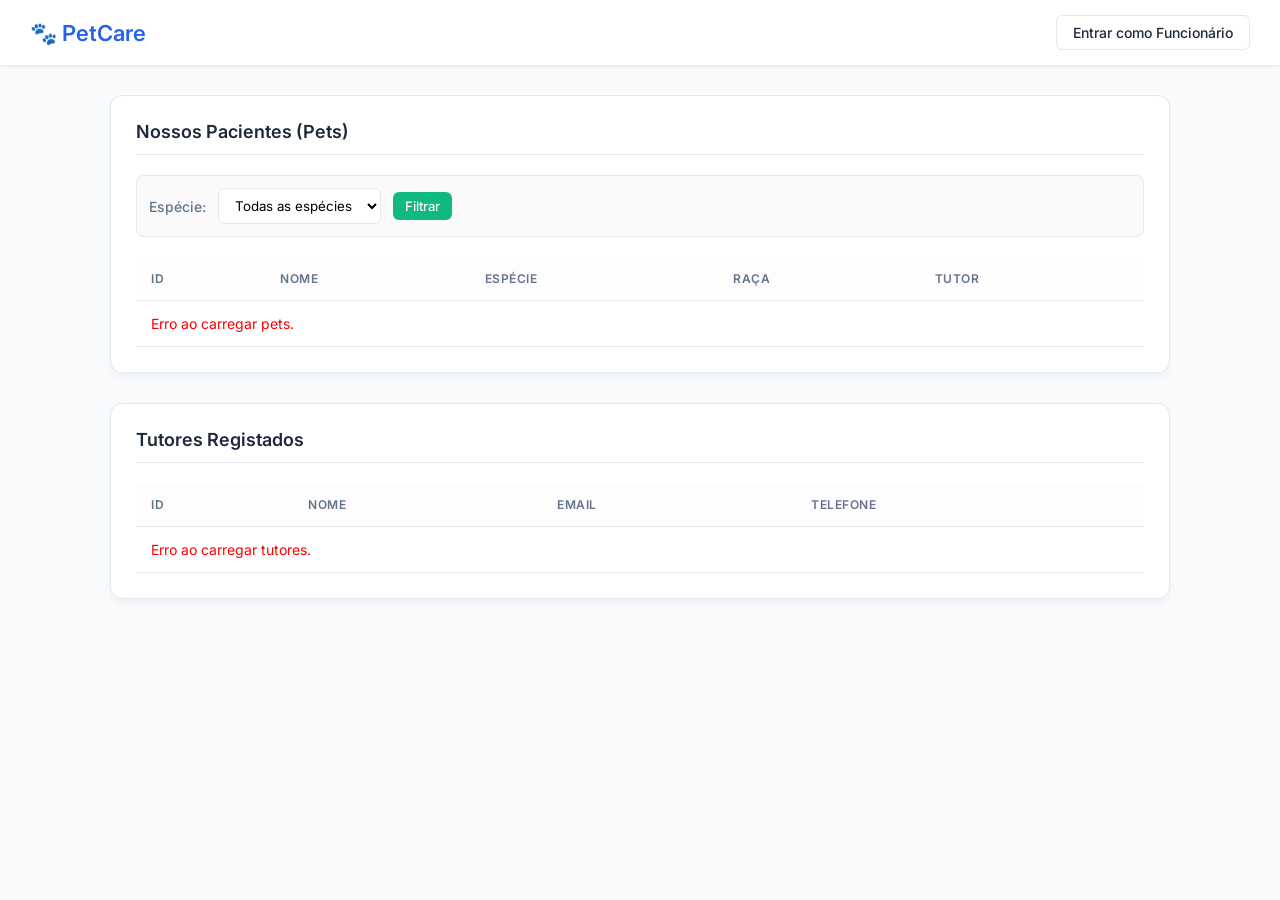
<file: frontend/html/index.html>
<!DOCTYPE html>
<html lang="pt-PT">
<head>
    <meta charset="UTF-8">
    <meta name="viewport" content="width=device-width, initial-scale=1.0">
    <title>PetCare - Clínica Veterinária</title>
    <link rel="stylesheet" href="../css/style.css">
</head>
<body>
    <header class="navbar">
        <h1>🐾 PetCare</h1>
        <a href="login.html" class="btn-outline">Entrar como Funcionário</a>
    </header>

    <main class="container">
        <section class="card">
            <h2>Nossos Pacientes (Pets)</h2>
            <div class="filter-group">
                <label for="filtroEspecie">Espécie:</label>
                <select id="filtroEspecie">
                    <option value="">Todas as espécies</option>
                    <option value="cachorro">Cachorro</option>
                    <option value="gato">Gato</option>
                    <option value="ave">Ave</option>
                    <option value="roedor">Roedor</option>
                    <option value="outro">Outro</option>
                </select>
                <button id="btnFiltrarPets" class="btn btn-small" style="background: var(--success-color);">Filtrar</button>
            </div>
            <table class="data-table">
                <thead><tr><th>ID</th><th>Nome</th><th>Espécie</th><th>Raça</th><th>Tutor</th></tr></thead>
                <tbody id="tabelaPets"><tr><td colspan="5">A carregar pets...</td></tr></tbody>
            </table>
        </section>

        <section class="card">
            <h2>Tutores Registados</h2>
            <table class="data-table">
                <thead><tr><th>ID</th><th>Nome</th><th>Email</th><th>Telefone</th></tr></thead>
                <tbody id="tabelaTutores"><tr><td colspan="4">A carregar tutores...</td></tr></tbody>
            </table>
        </section>
    </main>

    <script src="../js/api.js"></script>
    <script src="../js/index.js"></script>
</body>
</html>
</file>
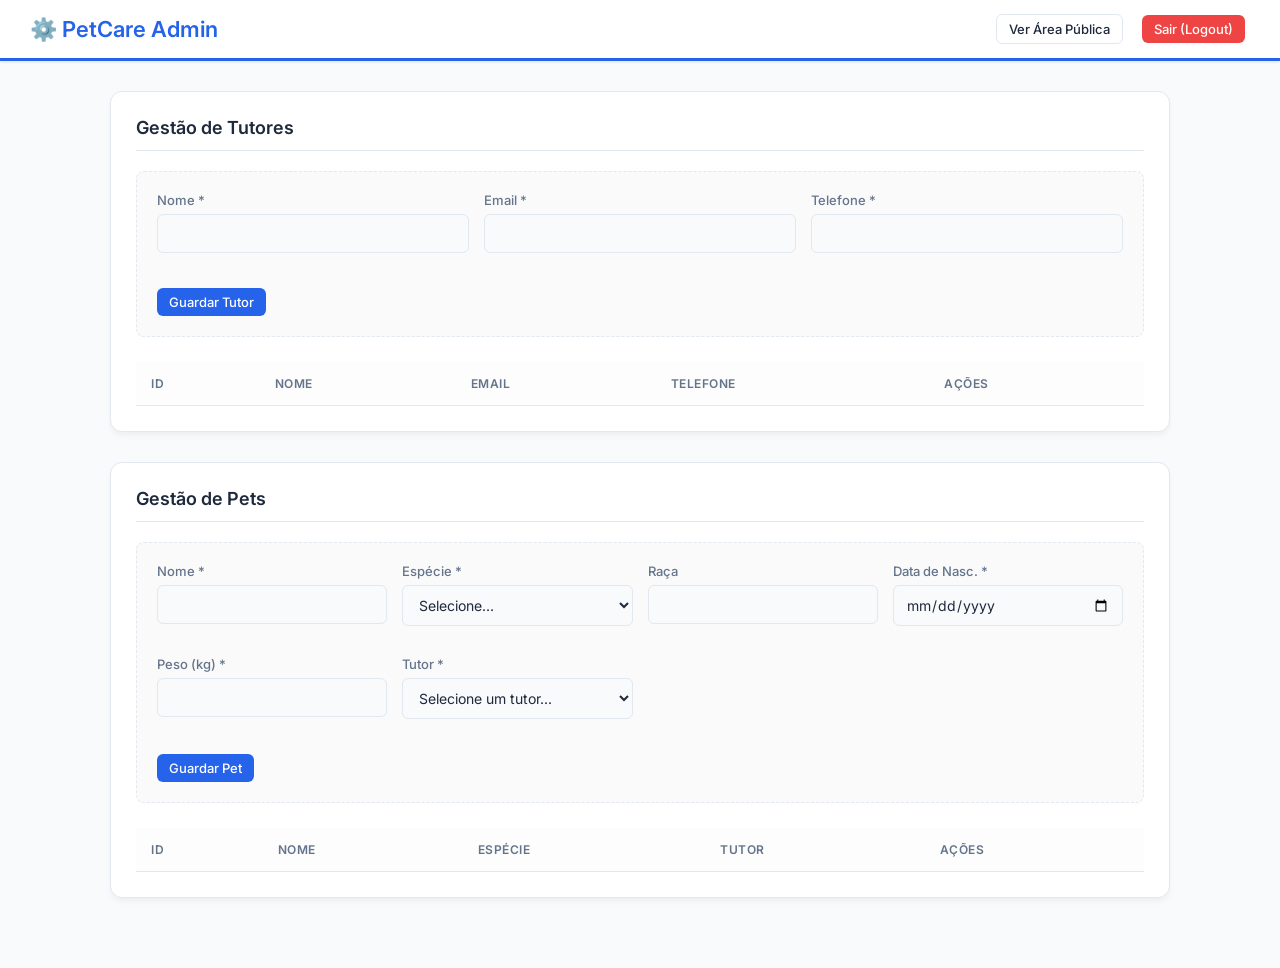
<file: frontend/html/admin.html>
<!DOCTYPE html>
<html lang="pt-PT">
<head>
    <meta charset="UTF-8">
    <meta name="viewport" content="width=device-width, initial-scale=1.0">
    <title>Painel Admin - PetCare</title>
    <link rel="stylesheet" href="../css/style.css">
</head>
<body>
    <header class="navbar admin-navbar">
        <h1>⚙️ PetCare Admin</h1>
        <div>
            <a href="index.html" class="btn-outline btn-small">Ver Área Pública</a>
            <button id="btn-logout" class="btn btn-small btn-danger" style="margin-left: 10px;">Sair (Logout)</button>
        </div>
    </header>

    <main class="container">
        <section class="card">
            <h2>Gestão de Tutores</h2>
            <form id="formTutor" class="admin-form">
                <input type="hidden" id="tutorId">
                <div class="form-grid">
                    <div class="input-group">
                        <label>Nome *</label>
                        <input type="text" id="tutorNome" required minlength="2" maxlength="100">
                    </div>
                    <div class="input-group">
                        <label>Email *</label>
                        <input type="email" id="tutorEmail" required>
                    </div>
                    <div class="input-group">
                        <label>Telefone *</label>
                        <input type="text" id="tutorTelefone" required>
                    </div>
                </div>
                <button type="submit" class="btn btn-small" id="btnSalvarTutor">Guardar Tutor</button>
                <button type="button" class="btn btn-small btn-secondary" id="btnCancelarTutor" style="display:none;">Cancelar Edição</button>
            </form>
            <table class="data-table">
                <thead><tr><th>ID</th><th>Nome</th><th>Email</th><th>Telefone</th><th>Ações</th></tr></thead>
                <tbody id="tabelaAdminTutores"><tr><td colspan="5">A carregar...</td></tr></tbody>
            </table>
        </section>

        <section class="card">
            <h2>Gestão de Pets</h2>
            <form id="formPet" class="admin-form">
                <input type="hidden" id="petId">
                <div class="form-grid">
                    <div class="input-group">
                        <label>Nome *</label>
                        <input type="text" id="petNome" required minlength="2" maxlength="60">
                    </div>
                    <div class="input-group">
                        <label>Espécie *</label>
                        <select id="petEspecie" required>
                            <option value="">Selecione...</option>
                            <option value="cachorro">Cachorro</option>
                            <option value="gato">Gato</option>
                            <option value="ave">Ave</option>
                            <option value="roedor">Roedor</option>
                            <option value="outro">Outro</option>
                        </select>
                    </div>
                    <div class="input-group">
                        <label>Raça</label>
                        <input type="text" id="petRaca">
                    </div>
                    <div class="input-group">
                        <label>Data de Nasc. *</label>
                        <input type="date" id="petData" required>
                    </div>
                    <div class="input-group">
                        <label>Peso (kg) *</label>
                        <input type="number" id="petPeso" step="0.1" min="0.1" max="200" required>
                    </div>
                    <div class="input-group">
                        <label>Tutor *</label>
                        <select id="petTutorId" required><option value="">A carregar tutores...</option></select>
                    </div>
                </div>
                <button type="submit" class="btn btn-small" id="btnSalvarPet">Guardar Pet</button>
                <button type="button" class="btn btn-small btn-secondary" id="btnCancelarPet" style="display:none;">Cancelar Edição</button>
            </form>
            <table class="data-table">
                <thead><tr><th>ID</th><th>Nome</th><th>Espécie</th><th>Tutor</th><th>Ações</th></tr></thead>
                <tbody id="tabelaAdminPets"><tr><td colspan="5">A carregar...</td></tr></tbody>
            </table>
        </section>
    </main>

    <script src="../js/api.js"></script>
    <script src="../js/admin.js"></script>
</body>
</html>
</file>
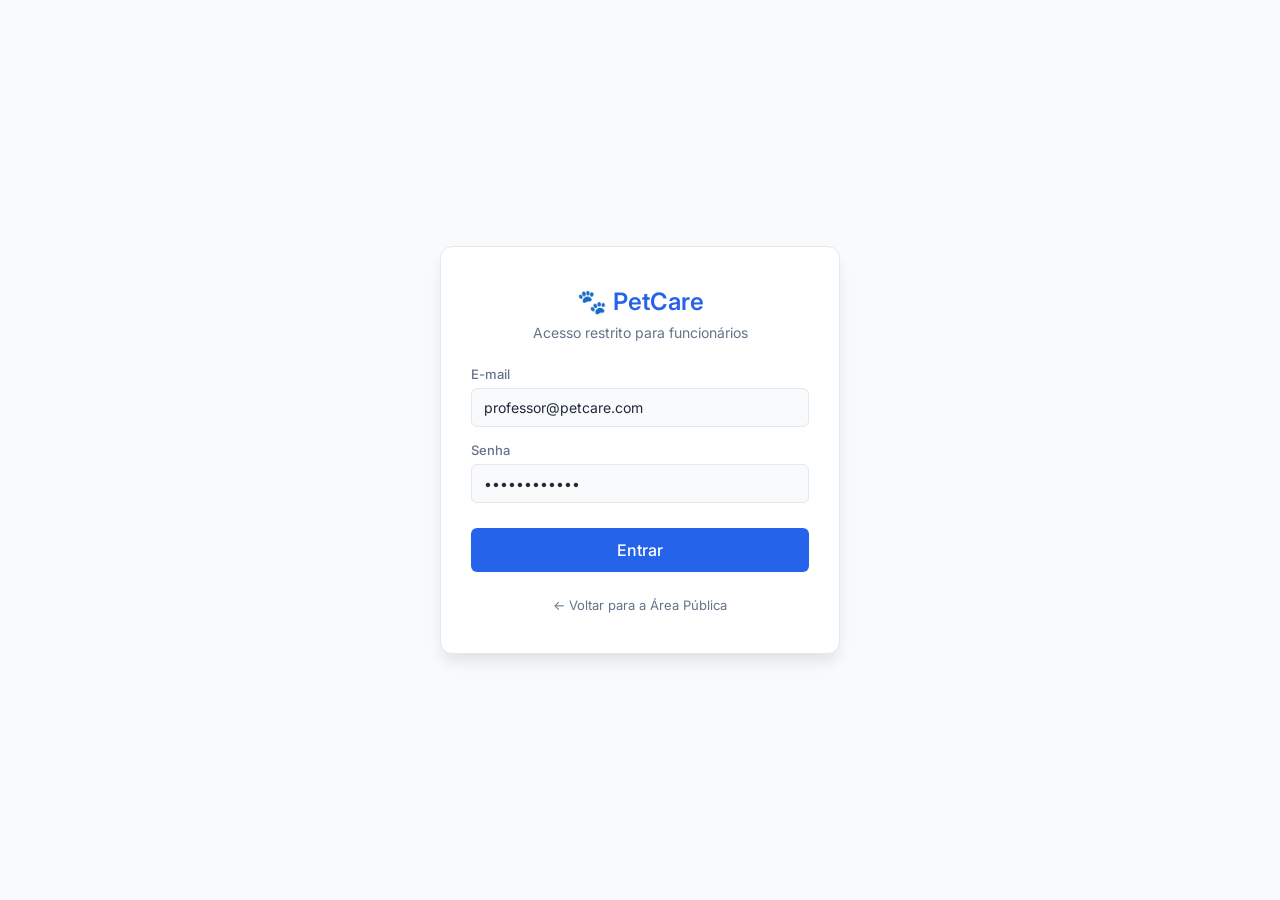
<file: frontend/html/login.html>
<!DOCTYPE html>
<html lang="pt-PT">
<head>
    <meta charset="UTF-8">
    <meta name="viewport" content="width=device-width, initial-scale=1.0">
    <title>Login - PetCare</title>
    <link rel="stylesheet" href="../css/style.css">
</head>
<body class="login-page">
    <div class="login-container">
        <h2>🐾 PetCare</h2>
        <p>Acesso restrito para funcionários</p>
        
        <form id="loginForm">
            <div class="input-group">
                <label for="email">E-mail</label>
                <input type="email" id="email" value="professor@petcare.com" placeholder="seu@email.com" required>
            </div>
            
            <div class="input-group">
                <label for="senha">Senha</label>
                <input type="password" id="senha" value="professor123" placeholder="••••••••" required>
            </div>
            
            <div id="errorMessage" class="error-msg" style="display: none;"></div>
            
            <button type="submit" class="btn">Entrar</button>
        </form>
        <a href="index.html" class="link-voltar">← Voltar para a Área Pública</a>
    </div>

    <script src="../js/api.js"></script>
    <script src="../js/login.js"></script>
</body>
</html>
</file>
<file: frontend/css/style.css>
/* frontend/css/style.css */
@import url('https://fonts.googleapis.com/css2?family=Inter:wght@400;500;600&display=swap');

:root {
    --primary-color: #2563eb;
    --primary-hover: #1d4ed8;
    --danger-color: #ef4444;
    --danger-hover: #dc2626;
    --warning-color: #f59e0b;
    --warning-hover: #d97706;
    --success-color: #10b981;
    --success-hover: #059669;
    --bg-color: #f8fafc;
    --card-bg: #ffffff;
    --text-main: #1e293b;
    --text-muted: #64748b;
    --border-color: #e2e8f0;
}

* { box-sizing: border-box; margin: 0; padding: 0; font-family: 'Inter', sans-serif; }
body { background-color: var(--bg-color); color: var(--text-main); }

/* --- Tipografia & Navbar --- */
h1, h2, h3 { color: var(--text-main); font-weight: 600; }
.navbar { background: var(--card-bg); padding: 15px 30px; display: flex; justify-content: space-between; align-items: center; box-shadow: 0 1px 3px rgba(0,0,0,0.1); margin-bottom: 30px; }
.navbar h1 { font-size: 22px; color: var(--primary-color); }
.admin-navbar { border-bottom: 3px solid var(--primary-color); }

/* --- Botões --- */
.btn { background: var(--primary-color); color: #fff; border: none; padding: 10px 16px; border-radius: 6px; cursor: pointer; font-size: 14px; font-weight: 500; transition: all 0.2s; }
.btn:hover { background: var(--primary-hover); transform: translateY(-1px); }
.btn-outline { color: var(--text-main); background: white; border: 1px solid var(--border-color); padding: 8px 16px; text-decoration: none; border-radius: 6px; font-size: 14px; font-weight: 500; transition: 0.2s; }
.btn-outline:hover { border-color: var(--primary-color); color: var(--primary-color); }
.btn-small { padding: 6px 12px; font-size: 13px; margin-right: 5px; }

.btn-danger { background-color: var(--danger-color); color: white; border: none; }
.btn-danger:hover { background-color: var(--danger-hover); color: white; }
.btn-edit { background-color: var(--warning-color); color: white; border: none; }
.btn-edit:hover { background-color: var(--warning-hover); }
.btn-secondary { background-color: var(--text-muted); }
.btn-secondary:hover { background-color: #475569; }

/* --- Containers e Cards --- */
.container { max-width: 1100px; margin: 0 auto; padding: 0 20px 40px; }
.card { background: var(--card-bg); padding: 25px; border-radius: 12px; box-shadow: 0 4px 6px -1px rgba(0,0,0,0.05); margin-bottom: 30px; border: 1px solid var(--border-color); }
.card h2 { margin-bottom: 20px; font-size: 18px; border-bottom: 1px solid var(--border-color); padding-bottom: 12px; }

/* --- Formulários --- */
.input-group { margin-bottom: 15px; text-align: left; }
.input-group label { display: block; font-size: 13px; color: var(--text-muted); margin-bottom: 6px; font-weight: 500; }
.input-group input, .input-group select { width: 100%; padding: 10px 12px; border: 1px solid var(--border-color); border-radius: 6px; font-size: 14px; color: var(--text-main); transition: 0.2s; background: var(--bg-color); }
.input-group input:focus, .input-group select:focus { outline: none; border-color: var(--primary-color); background: #fff; box-shadow: 0 0 0 3px rgba(37,99,235,0.1); }
.form-grid { display: grid; grid-template-columns: repeat(auto-fit, minmax(220px, 1fr)); gap: 15px; margin-bottom: 20px; }
.admin-form { background: #fafafa; padding: 20px; border-radius: 8px; border: 1px dashed var(--border-color); margin-bottom: 25px; }

/* --- Tabelas --- */
.data-table { width: 100%; border-collapse: collapse; margin-top: 10px; font-size: 14px; }
.data-table th, .data-table td { padding: 14px 15px; text-align: left; border-bottom: 1px solid var(--border-color); }
.data-table th { color: var(--text-muted); font-weight: 600; text-transform: uppercase; font-size: 12px; letter-spacing: 0.5px; background: #fdfdfd; }
.data-table tr:hover td { background-color: var(--bg-color); }

/* --- Específicos do Login --- */
.login-page { display: flex; justify-content: center; align-items: center; height: 100vh; }
.login-container { background: var(--card-bg); padding: 40px 30px; border-radius: 12px; box-shadow: 0 10px 15px -3px rgba(0,0,0,0.1); width: 100%; max-width: 400px; text-align: center; border: 1px solid var(--border-color); }
.login-container h2 { color: var(--primary-color); margin-bottom: 8px; font-size: 24px; }
.login-container p { color: var(--text-muted); margin-bottom: 25px; font-size: 14px; }
.login-container .btn { width: 100%; font-size: 16px; padding: 12px; margin-top: 10px; }
.error-msg { background: #fee2e2; color: var(--danger-color); padding: 12px; border-radius: 6px; font-size: 13px; margin-bottom: 15px; border: 1px solid #fecaca; }
.link-voltar { display: block; margin-top: 25px; font-size: 13px; color: var(--text-muted); text-decoration: none; transition: 0.2s; }
.link-voltar:hover { color: var(--primary-color); }

/* --- Filtros --- */
.filter-group { display: flex; align-items: center; gap: 12px; margin-bottom: 20px; background: #fafafa; padding: 12px; border-radius: 8px; border: 1px solid var(--border-color); }
.filter-group label { font-size: 14px; font-weight: 500; color: var(--text-muted); }
.filter-group select { padding: 8px 12px; border: 1px solid var(--border-color); border-radius: 6px; outline: none; background: #fff; min-width: 150px; }
</file>
